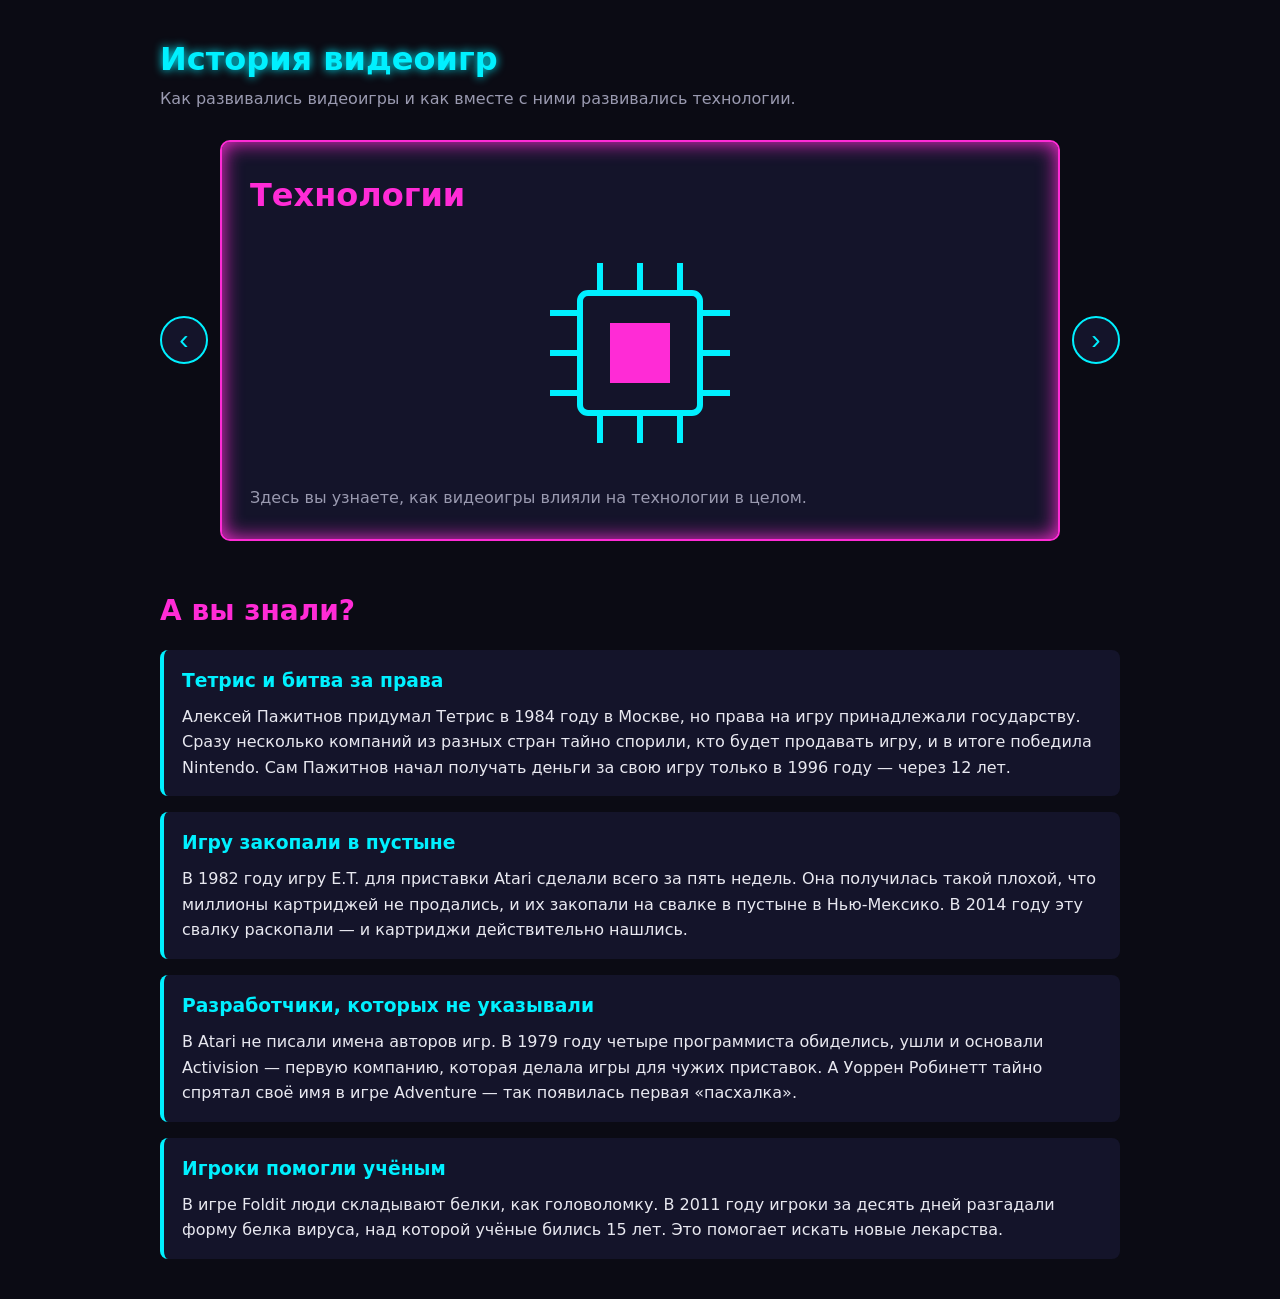
<file: index.html>
<!doctype html>
<html lang="ru">
<head>
<meta charset="utf-8">
<meta name="viewport" content="width=device-width, initial-scale=1">
<title>История видеоигр</title>
<link rel="stylesheet" href="style.css">
</head>
<body>

<div class="fon" aria-hidden="true">
  <div style="background-image: url(img/01-invader.svg); animation-delay: 0s"></div>
  <div style="background-image: url(img/02-ghost.svg); animation-delay: 5s"></div>
  <div style="background-image: url(img/03-pacman.svg); animation-delay: 10s"></div>
  <div style="background-image: url(img/04-heart.svg); animation-delay: 15s"></div>
  <div style="background-image: url(img/05-mushroom.svg); animation-delay: 20s"></div>
  <div style="background-image: url(img/06-ship.svg); animation-delay: 25s"></div>
  <div style="background-image: url(img/07-sword.svg); animation-delay: 30s"></div>
  <div style="background-image: url(img/08-gamepad.svg); animation-delay: 35s"></div>
  <div style="background-image: url(img/09-coin.svg); animation-delay: 40s"></div>
  <div style="background-image: url(img/10-tetris.svg); animation-delay: 45s"></div>
</div>

<main>

  <h1>История видеоигр</h1>
  <p class="dim">Как развивались видеоигры и как вместе с ними развивались технологии.</p>

  <div class="karusel">
    <button class="strelka" id="nazad" aria-label="Предыдущая карточка">‹</button>
    <div class="okno">
      <div class="lenta" id="lenta">

        <a class="card" href="tehnologii.html">
      <h2>Технологии</h2>
      <svg viewBox="0 0 120 120" aria-hidden="true">
        <rect x="30" y="30" width="60" height="60" rx="4" fill="none" stroke="#00f0ff" stroke-width="3"/>
        <rect x="45" y="45" width="30" height="30" fill="#ff2bd6"/>
        <path d="M40 30V15M60 30V15M80 30V15M40 90v15M60 90v15M80 90v15M30 40H15M30 60H15M30 80H15M90 40h15M90 60h15M90 80h15" stroke="#00f0ff" stroke-width="3"/>
      </svg>
      <p>Здесь вы узнаете, как видеоигры влияли на технологии в целом.</p>
    </a>

        <a class="card" href="istoriya.html">
      <h2>История</h2>
      <svg viewBox="0 0 120 120" aria-hidden="true">
        <rect x="15" y="40" width="90" height="45" rx="20" fill="none" stroke="#00f0ff" stroke-width="3"/>
        <path d="M35 55v15M27 62h16" stroke="#ff2bd6" stroke-width="4"/>
        <circle cx="80" cy="57" r="5" fill="#ff2bd6"/>
        <circle cx="90" cy="67" r="5" fill="#ff2bd6"/>
      </svg>
      <p>Здесь вы узнаете, как видеоигры появились и менялись по годам.</p>
    </a>

        <a class="card" href="lyudi.html">
      <h2>Важные люди</h2>
      <svg viewBox="0 0 120 120" aria-hidden="true">
        <circle cx="60" cy="42" r="18" fill="none" stroke="#00f0ff" stroke-width="3"/>
        <path d="M25 105c0-20 15-35 35-35s35 15 35 35" fill="none" stroke="#ff2bd6" stroke-width="3"/>
      </svg>
      <p>Здесь вы узнаете о людях, которые создали самые известные игры.</p>
    </a>

      </div>
    </div>
    <button class="strelka" id="vpered" aria-label="Следующая карточка">›</button>
  </div>

  <section class="znali">
    <h2>А вы знали?</h2>

    <div class="fakt">
      <h3>Тетрис и битва за права</h3>
      <p>Алексей Пажитнов придумал Тетрис в 1984 году в Москве, но права на игру принадлежали государству.
      Сразу несколько компаний из разных стран тайно спорили, кто будет продавать игру, и в итоге победила Nintendo.
      Сам Пажитнов начал получать деньги за свою игру только в 1996 году — через 12 лет.</p>
    </div>

    <div class="fakt">
      <h3>Игру закопали в пустыне</h3>
      <p>В 1982 году игру E.T. для приставки Atari сделали всего за пять недель. Она получилась такой плохой,
      что миллионы картриджей не продались, и их закопали на свалке в пустыне в Нью-Мексико.
      В 2014 году эту свалку раскопали — и картриджи действительно нашлись.</p>
    </div>

    <div class="fakt">
      <h3>Разработчики, которых не указывали</h3>
      <p>В Atari не писали имена авторов игр. В 1979 году четыре программиста обиделись, ушли и основали Activision —
      первую компанию, которая делала игры для чужих приставок. А Уоррен Робинетт тайно спрятал своё имя
      в игре Adventure — так появилась первая «пасхалка».</p>
    </div>

    <div class="fakt">
      <h3>Игроки помогли учёным</h3>
      <p>В игре Foldit люди складывают белки, как головоломку. В 2011 году игроки за десять дней разгадали
      форму белка вируса, над которой учёные бились 15 лет. Это помогает искать новые лекарства.</p>
    </div>
  </section>

</main>

<script>
  // Карусель: стрелки сдвигают ленту карточек на одну, по кругу
  const lenta = document.getElementById('lenta');
  const vsego = lenta.children.length;
  let nomer = 0;

  function pokazat(n) {
    nomer = (n + vsego) % vsego;
    lenta.style.transform = 'translateX(' + (-nomer * 100) + '%)';
  }

  document.getElementById('nazad').onclick = () => pokazat(nomer - 1);
  document.getElementById('vpered').onclick = () => pokazat(nomer + 1);
</script>
</body>
</html>
</file>
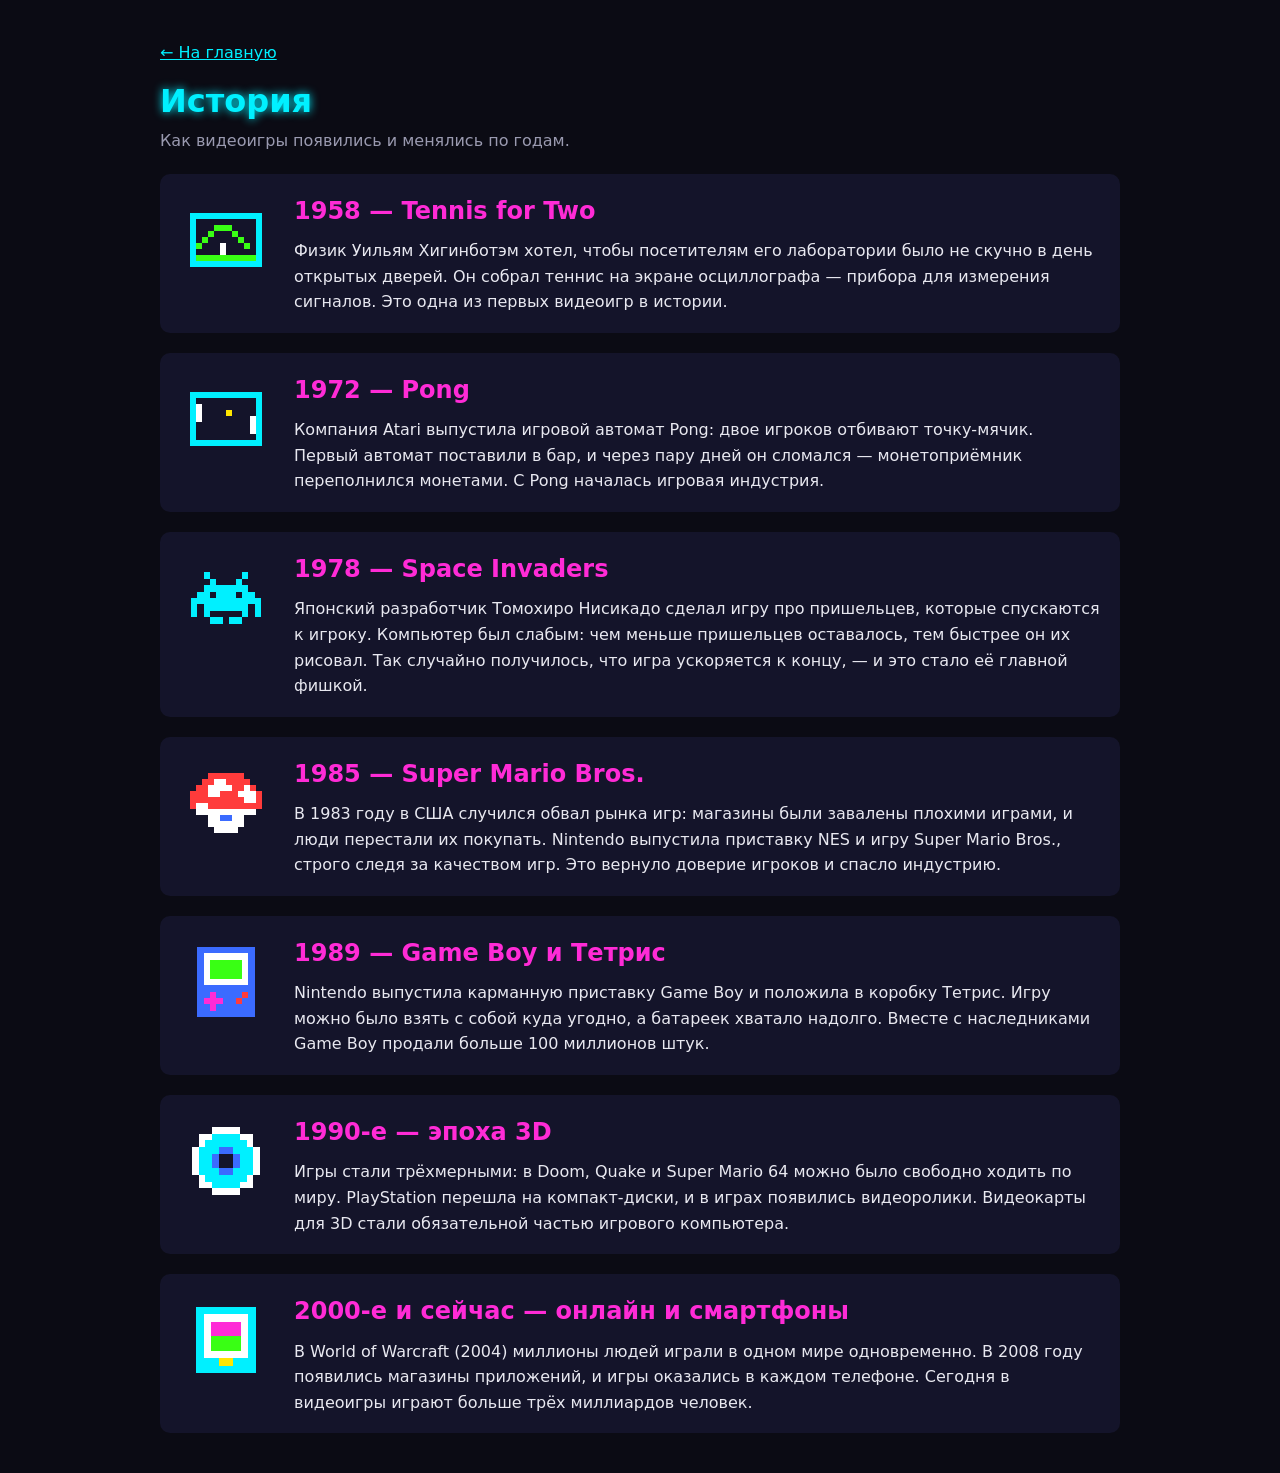
<file: istoriya.html>
<!doctype html>
<html lang="ru">
<head>
<meta charset="utf-8">
<meta name="viewport" content="width=device-width, initial-scale=1">
<title>История видеоигр по годам</title>
<link rel="stylesheet" href="style.css">
</head>
<body>
<main>
  <p><a href="index.html">← На главную</a></p>
  <h1>История</h1>
  <p class="dim">Как видеоигры появились и менялись по годам.</p>

  <section class="razdel">
    <img src="img/tennis.svg" alt="">
    <div>
      <h2>1958 — Tennis for Two</h2>
      <p>Физик Уильям Хигинботэм хотел, чтобы посетителям его лаборатории было не скучно в день открытых дверей. Он собрал теннис на экране осциллографа — прибора для измерения сигналов. Это одна из первых видеоигр в истории.</p>
    </div>
  </section>

  <section class="razdel">
    <img src="img/pong.svg" alt="">
    <div>
      <h2>1972 — Pong</h2>
      <p>Компания Atari выпустила игровой автомат Pong: двое игроков отбивают точку-мячик. Первый автомат поставили в бар, и через пару дней он сломался — монетоприёмник переполнился монетами. С Pong началась игровая индустрия.</p>
    </div>
  </section>

  <section class="razdel">
    <img src="img/01-invader.svg" alt="">
    <div>
      <h2>1978 — Space Invaders</h2>
      <p>Японский разработчик Томохиро Нисикадо сделал игру про пришельцев, которые спускаются к игроку. Компьютер был слабым: чем меньше пришельцев оставалось, тем быстрее он их рисовал. Так случайно получилось, что игра ускоряется к концу, — и это стало её главной фишкой.</p>
    </div>
  </section>

  <section class="razdel">
    <img src="img/05-mushroom.svg" alt="">
    <div>
      <h2>1985 — Super Mario Bros.</h2>
      <p>В 1983 году в США случился обвал рынка игр: магазины были завалены плохими играми, и люди перестали их покупать. Nintendo выпустила приставку NES и игру Super Mario Bros., строго следя за качеством игр. Это вернуло доверие игроков и спасло индустрию.</p>
    </div>
  </section>

  <section class="razdel">
    <img src="img/gameboy.svg" alt="">
    <div>
      <h2>1989 — Game Boy и Тетрис</h2>
      <p>Nintendo выпустила карманную приставку Game Boy и положила в коробку Тетрис. Игру можно было взять с собой куда угодно, а батареек хватало надолго. Вместе с наследниками Game Boy продали больше 100 миллионов штук.</p>
    </div>
  </section>

  <section class="razdel">
    <img src="img/disc.svg" alt="">
    <div>
      <h2>1990-е — эпоха 3D</h2>
      <p>Игры стали трёхмерными: в Doom, Quake и Super Mario 64 можно было свободно ходить по миру. PlayStation перешла на компакт-диски, и в играх появились видеоролики. Видеокарты для 3D стали обязательной частью игрового компьютера.</p>
    </div>
  </section>

  <section class="razdel">
    <img src="img/phone.svg" alt="">
    <div>
      <h2>2000-е и сейчас — онлайн и смартфоны</h2>
      <p>В World of Warcraft (2004) миллионы людей играли в одном мире одновременно. В 2008 году появились магазины приложений, и игры оказались в каждом телефоне. Сегодня в видеоигры играют больше трёх миллиардов человек.</p>
    </div>
  </section>

</main>
</body>
</html>
</file>
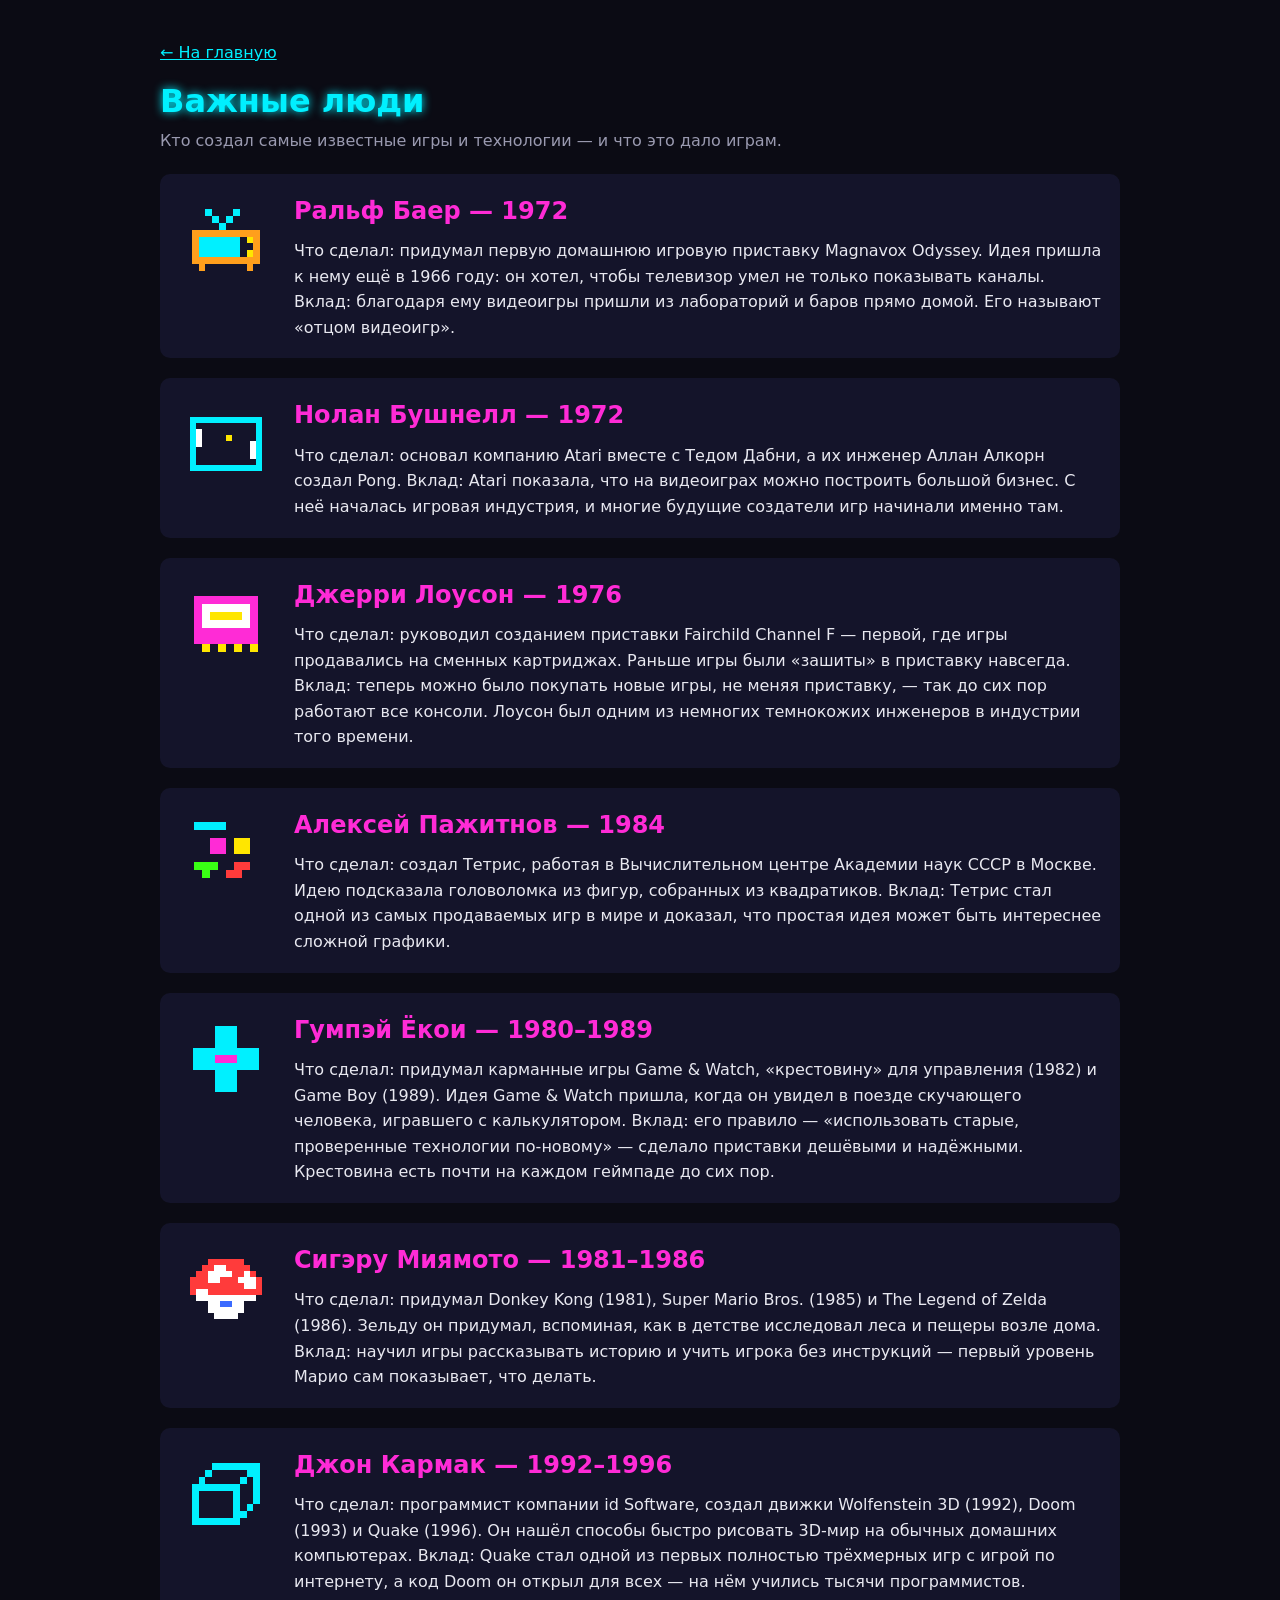
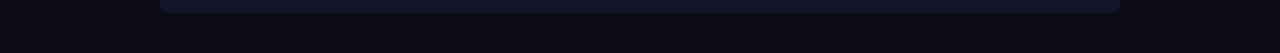
<file: lyudi.html>
<!doctype html>
<html lang="ru">
<head>
<meta charset="utf-8">
<meta name="viewport" content="width=device-width, initial-scale=1">
<title>Важные люди в истории игр</title>
<link rel="stylesheet" href="style.css">
</head>
<body>
<main>
  <p><a href="index.html">← На главную</a></p>
  <h1>Важные люди</h1>
  <p class="dim">Кто создал самые известные игры и технологии — и что это дало играм.</p>

  <section class="razdel">
    <img src="img/tv.svg" alt="">
    <div>
      <h2>Ральф Баер — 1972</h2>
      <p>Что сделал: придумал первую домашнюю игровую приставку Magnavox Odyssey. Идея пришла к нему ещё в 1966 году: он хотел, чтобы телевизор умел не только показывать каналы. Вклад: благодаря ему видеоигры пришли из лабораторий и баров прямо домой. Его называют «отцом видеоигр».</p>
    </div>
  </section>

  <section class="razdel">
    <img src="img/pong.svg" alt="">
    <div>
      <h2>Нолан Бушнелл — 1972</h2>
      <p>Что сделал: основал компанию Atari вместе с Тедом Дабни, а их инженер Аллан Алкорн создал Pong. Вклад: Atari показала, что на видеоиграх можно построить большой бизнес. С неё началась игровая индустрия, и многие будущие создатели игр начинали именно там.</p>
    </div>
  </section>

  <section class="razdel">
    <img src="img/cartridge.svg" alt="">
    <div>
      <h2>Джерри Лоусон — 1976</h2>
      <p>Что сделал: руководил созданием приставки Fairchild Channel F — первой, где игры продавались на сменных картриджах. Раньше игры были «зашиты» в приставку навсегда. Вклад: теперь можно было покупать новые игры, не меняя приставку, — так до сих пор работают все консоли. Лоусон был одним из немногих темнокожих инженеров в индустрии того времени.</p>
    </div>
  </section>

  <section class="razdel">
    <img src="img/10-tetris.svg" alt="">
    <div>
      <h2>Алексей Пажитнов — 1984</h2>
      <p>Что сделал: создал Тетрис, работая в Вычислительном центре Академии наук СССР в Москве. Идею подсказала головоломка из фигур, собранных из квадратиков. Вклад: Тетрис стал одной из самых продаваемых игр в мире и доказал, что простая идея может быть интереснее сложной графики.</p>
    </div>
  </section>

  <section class="razdel">
    <img src="img/dpad.svg" alt="">
    <div>
      <h2>Гумпэй Ёкои — 1980–1989</h2>
      <p>Что сделал: придумал карманные игры Game & Watch, «крестовину» для управления (1982) и Game Boy (1989). Идея Game & Watch пришла, когда он увидел в поезде скучающего человека, игравшего с калькулятором. Вклад: его правило — «использовать старые, проверенные технологии по-новому» — сделало приставки дешёвыми и надёжными. Крестовина есть почти на каждом геймпаде до сих пор.</p>
    </div>
  </section>

  <section class="razdel">
    <img src="img/05-mushroom.svg" alt="">
    <div>
      <h2>Сигэру Миямото — 1981–1986</h2>
      <p>Что сделал: придумал Donkey Kong (1981), Super Mario Bros. (1985) и The Legend of Zelda (1986). Зельду он придумал, вспоминая, как в детстве исследовал леса и пещеры возле дома. Вклад: научил игры рассказывать историю и учить игрока без инструкций — первый уровень Марио сам показывает, что делать.</p>
    </div>
  </section>

  <section class="razdel">
    <img src="img/cube.svg" alt="">
    <div>
      <h2>Джон Кармак — 1992–1996</h2>
      <p>Что сделал: программист компании id Software, создал движки Wolfenstein 3D (1992), Doom (1993) и Quake (1996). Он нашёл способы быстро рисовать 3D-мир на обычных домашних компьютерах. Вклад: Quake стал одной из первых полностью трёхмерных игр с игрой по интернету, а код Doom он открыл для всех — на нём учились тысячи программистов.</p>
    </div>
  </section>

</main>
</body>
</html>
</file>
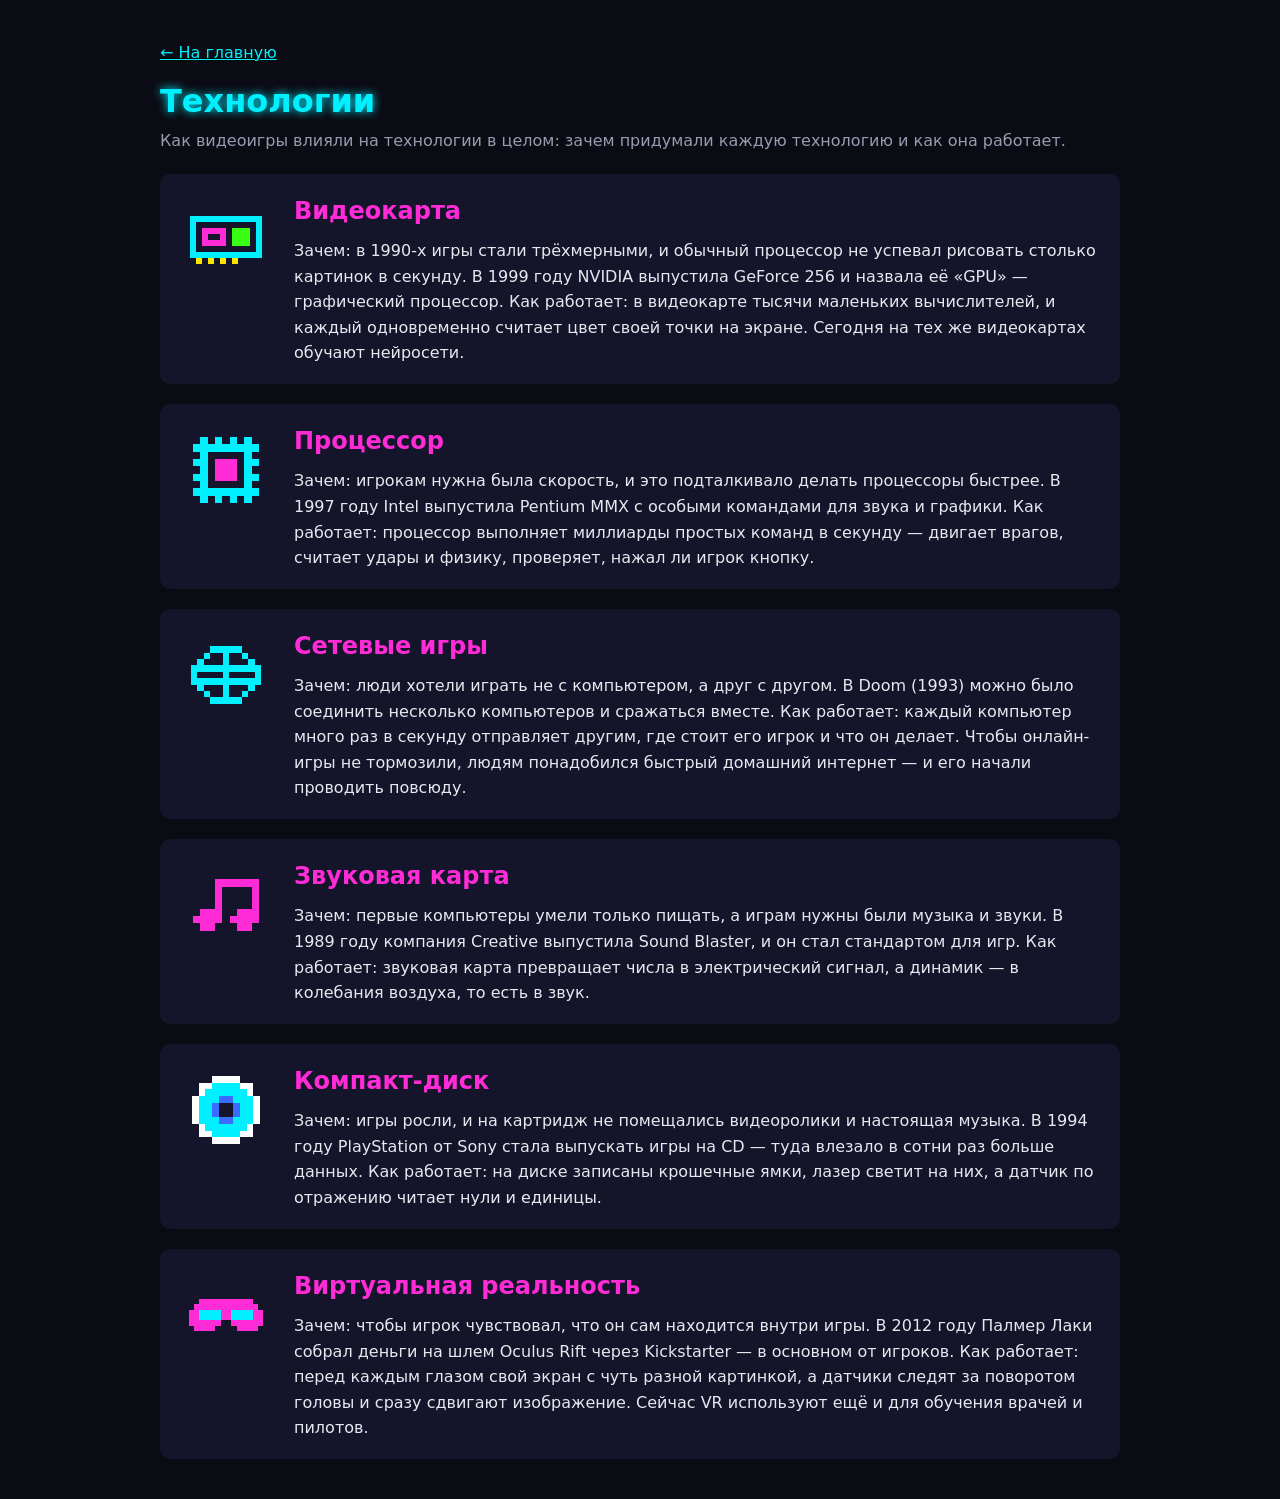
<file: tehnologii.html>
<!doctype html>
<html lang="ru">
<head>
<meta charset="utf-8">
<meta name="viewport" content="width=device-width, initial-scale=1">
<title>Технологии и видеоигры</title>
<link rel="stylesheet" href="style.css">
</head>
<body>
<main>
  <p><a href="index.html">← На главную</a></p>
  <h1>Технологии</h1>
  <p class="dim">Как видеоигры влияли на технологии в целом: зачем придумали каждую технологию и как она работает.</p>

  <section class="razdel">
    <img src="img/gpu.svg" alt="">
    <div>
      <h2>Видеокарта</h2>
      <p>Зачем: в 1990-х игры стали трёхмерными, и обычный процессор не успевал рисовать столько картинок в секунду. В 1999 году NVIDIA выпустила GeForce 256 и назвала её «GPU» — графический процессор. Как работает: в видеокарте тысячи маленьких вычислителей, и каждый одновременно считает цвет своей точки на экране. Сегодня на тех же видеокартах обучают нейросети.</p>
    </div>
  </section>

  <section class="razdel">
    <img src="img/cpu.svg" alt="">
    <div>
      <h2>Процессор</h2>
      <p>Зачем: игрокам нужна была скорость, и это подталкивало делать процессоры быстрее. В 1997 году Intel выпустила Pentium MMX с особыми командами для звука и графики. Как работает: процессор выполняет миллиарды простых команд в секунду — двигает врагов, считает удары и физику, проверяет, нажал ли игрок кнопку.</p>
    </div>
  </section>

  <section class="razdel">
    <img src="img/globe.svg" alt="">
    <div>
      <h2>Сетевые игры</h2>
      <p>Зачем: люди хотели играть не с компьютером, а друг с другом. В Doom (1993) можно было соединить несколько компьютеров и сражаться вместе. Как работает: каждый компьютер много раз в секунду отправляет другим, где стоит его игрок и что он делает. Чтобы онлайн-игры не тормозили, людям понадобился быстрый домашний интернет — и его начали проводить повсюду.</p>
    </div>
  </section>

  <section class="razdel">
    <img src="img/note.svg" alt="">
    <div>
      <h2>Звуковая карта</h2>
      <p>Зачем: первые компьютеры умели только пищать, а играм нужны были музыка и звуки. В 1989 году компания Creative выпустила Sound Blaster, и он стал стандартом для игр. Как работает: звуковая карта превращает числа в электрический сигнал, а динамик — в колебания воздуха, то есть в звук.</p>
    </div>
  </section>

  <section class="razdel">
    <img src="img/disc.svg" alt="">
    <div>
      <h2>Компакт-диск</h2>
      <p>Зачем: игры росли, и на картридж не помещались видеоролики и настоящая музыка. В 1994 году PlayStation от Sony стала выпускать игры на CD — туда влезало в сотни раз больше данных. Как работает: на диске записаны крошечные ямки, лазер светит на них, а датчик по отражению читает нули и единицы.</p>
    </div>
  </section>

  <section class="razdel">
    <img src="img/vr.svg" alt="">
    <div>
      <h2>Виртуальная реальность</h2>
      <p>Зачем: чтобы игрок чувствовал, что он сам находится внутри игры. В 2012 году Палмер Лаки собрал деньги на шлем Oculus Rift через Kickstarter — в основном от игроков. Как работает: перед каждым глазом свой экран с чуть разной картинкой, а датчики следят за поворотом головы и сразу сдвигают изображение. Сейчас VR используют ещё и для обучения врачей и пилотов.</p>
    </div>
  </section>

</main>
</body>
</html>
</file>
<file: style.css>
:root { --bg: #0b0b14; --fg: #e8e8f0; --dim: #9a9ab0; --pink: #ff2bd6; --cyan: #00f0ff; --card: #14142a; }
* { box-sizing: border-box; }
body {
  margin: 0; padding: 40px 16px; background: var(--bg); color: var(--fg);
  font: 16px/1.6 system-ui, -apple-system, "Segoe UI", Roboto, sans-serif;
}
main { max-width: 60rem; margin: 0 auto; }
h1 { font-size: 2rem; line-height: 1.2; margin: 0 0 .5rem; color: var(--cyan); text-shadow: 0 0 10px var(--cyan); }
h2 { color: var(--pink); margin: 1.5rem 0 .5rem; }
p { margin: 0 0 1rem; }
.dim { color: var(--dim); }
a { color: var(--cyan); }
.card {
  display: block; text-decoration: none; color: var(--fg); background: var(--card);
  border: 2px solid var(--pink); border-radius: 10px; padding: 18px;
  box-shadow: inset 0 0 20px var(--pink);
}
.card:hover { border-color: var(--cyan); box-shadow: inset 0 0 24px var(--cyan); }
.card h2 { margin: 0 0 12px; font-size: 2rem; }
.card svg { display: block; width: 100%; height: 240px; margin-bottom: 12px; }
.card p { font-size: 1rem; color: var(--dim); margin: 0; }

/* Карусель карточек */
.karusel { display: flex; align-items: center; gap: 12px; margin-top: 28px; }
.okno { overflow: hidden; flex: 1; }
.lenta { display: flex; transition: transform .6s ease; }
.lenta .card { flex: 0 0 100%; padding: 28px; }
.strelka {
  flex: none; width: 48px; height: 48px; font-size: 1.75rem; cursor: pointer;
  background: var(--card); color: var(--cyan); border: 2px solid var(--cyan); border-radius: 50%;
}
.strelka:hover { color: var(--pink); border-color: var(--pink); }

/* Сменяющийся фон: 10 картинок по 5 секунд, цикл 50 секунд */
.fon { position: fixed; inset: 0; z-index: -1; }
.fon div {
  position: absolute; inset: 0; opacity: 0;
  background-position: center; background-size: 140px; background-repeat: repeat;
  animation: smena 50s infinite;
}
@keyframes smena {
  0%   { opacity: 0; }
  2%   { opacity: .2; }
  10%  { opacity: .2; }
  12%  { opacity: 0; }
  100% { opacity: 0; }
}

/* Раздел «А вы знали?» */
.znali { margin-top: 48px; }
.znali h2 { font-size: 1.75rem; }
.fakt { background: var(--card); border-left: 4px solid var(--cyan); border-radius: 8px; padding: 16px 18px; margin-top: 16px; }
.fakt h3 { margin: 0 0 8px; color: var(--cyan); }
.fakt p { margin: 0; }

/* Разделы на страницах тем: картинка слева, текст справа */
.razdel { display: flex; gap: 20px; align-items: flex-start; background: var(--card); border-radius: 10px; padding: 18px; margin-top: 20px; }
.razdel img { flex: none; width: 96px; height: 96px; }
.razdel h2 { margin-top: 0; }
.razdel p { margin: 0; }
@media (max-width: 600px) {
  .razdel { flex-direction: column; }
}
</file>
